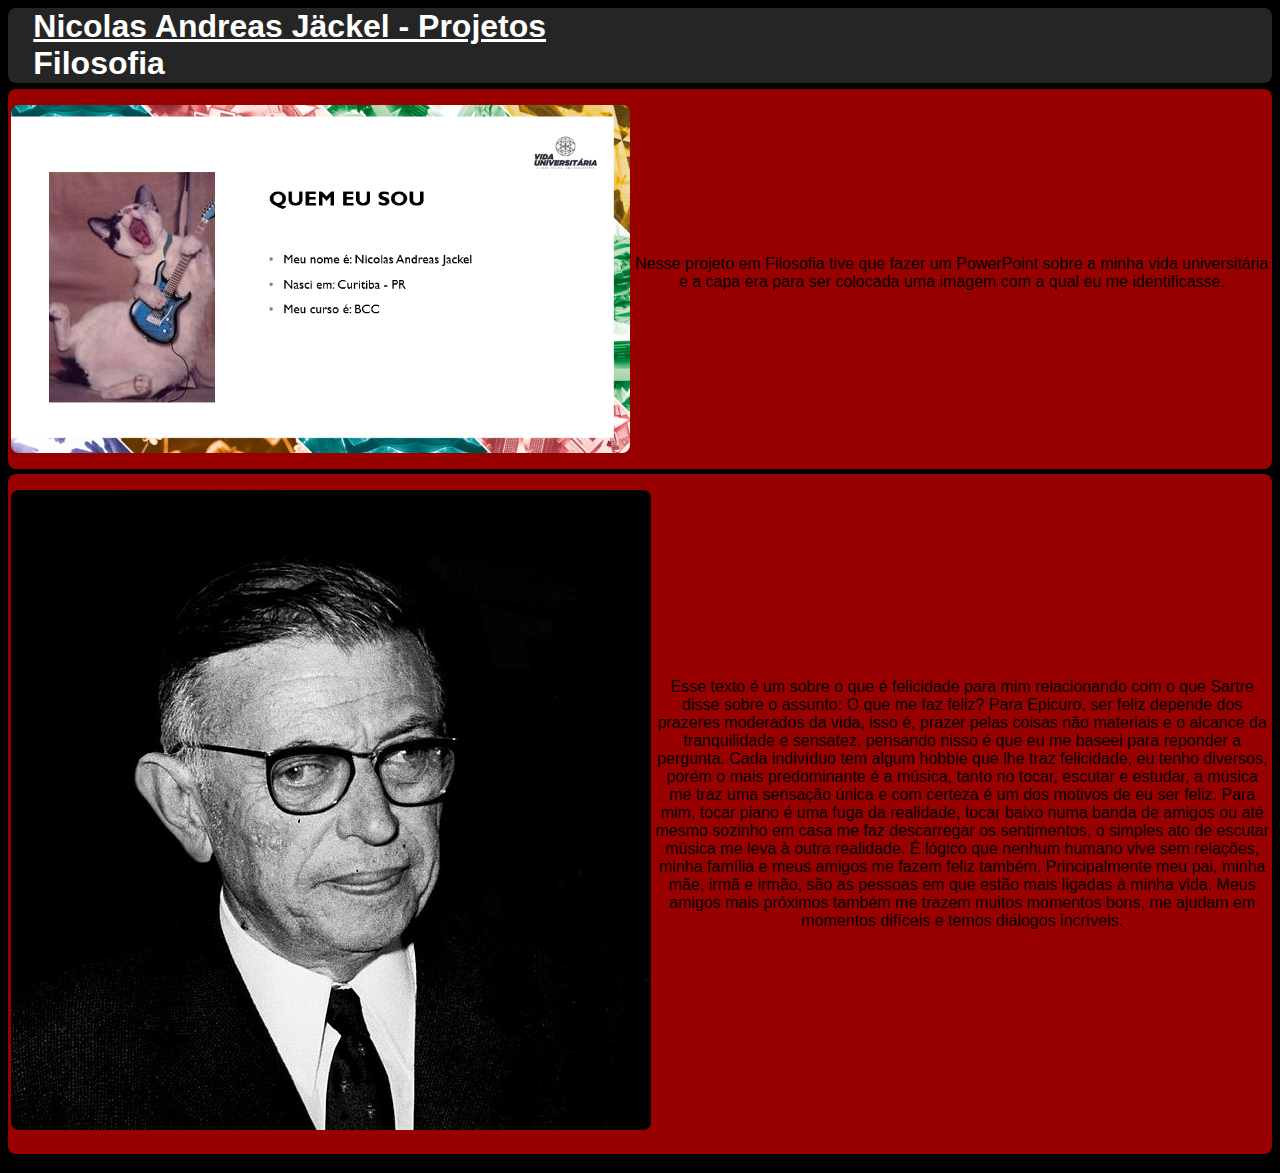
<file: filo.html>
<html>
    <head>
        <link rel = "stylesheet" href = "filo.css">
     </head>
     <body>
        <h1>
            <div class = "header">   
                <a class = "nome" href = "tde.html">Nicolas Andreas Jäckel - Projetos</a>
                <nav class = "projetos">Filosofia</nav>
            </div>
        </h1>

        <h2>
            <div class = "header1">
            <table width = "100%">
                <tr align = "center"><td width = "40%" align = "center"><img class="logo-header" src="Captura de tela 2022-06-22 193834.png"></td>
                    <td><a class = "linha1"></a>Nesse projeto em Filosofia tive que fazer um PowerPoint sobre a minha vida universitária e a capa era para ser colocada uma imagem com a qual eu me identificasse.</td></tr>                  
            </table>
           </div>  
        </h2>
    
        <h3>
            <div class = "header2">
            <table width = "100%">
                <tr align = "center"><td width = "40%" align = "center"><img class="logo2-header" src="Sartre_1967_crop.jpg"></td>
                    <td><a class = "linha2"></a>Esse texto é um sobre o que é felicidade para mim relacionando com o que Sartre disse sobre o assunto: O que me faz feliz? Para Epicuro, ser feliz depende dos prazeres moderados da vida, isso é, prazer pelas coisas não materiais e o alcance da tranquilidade e sensatez, pensando nisso é que eu me baseei para reponder a pergunta. Cada indivíduo tem algum hobbie que lhe traz felicidade, eu tenho diversos, porém o mais predominante é a música, tanto no tocar, escutar e estudar, a música me traz uma sensação única e com certeza é um dos motivos de eu ser feliz. Para mim, tocar piano é uma fuga da realidade, tocar baixo numa banda de amigos ou até mesmo sozinho em casa me faz descarregar os sentimentos, o simples ato de escutar música me leva à outra realidade. É lógico que nenhum humano vive sem relações, minha família e meus amigos me fazem feliz também. Principalmente meu pai, minha mãe, irmã e irmão, são as pessoas em que estão mais ligadas à minha vida. Meus amigos mais próximos também me trazem muitos momentos bons, me ajudam em momentos difíceis e temos diálogos incríveis.</td></tr>                  
            </table>
           </div>  
        </h3>

     </body>
</html>
</file>
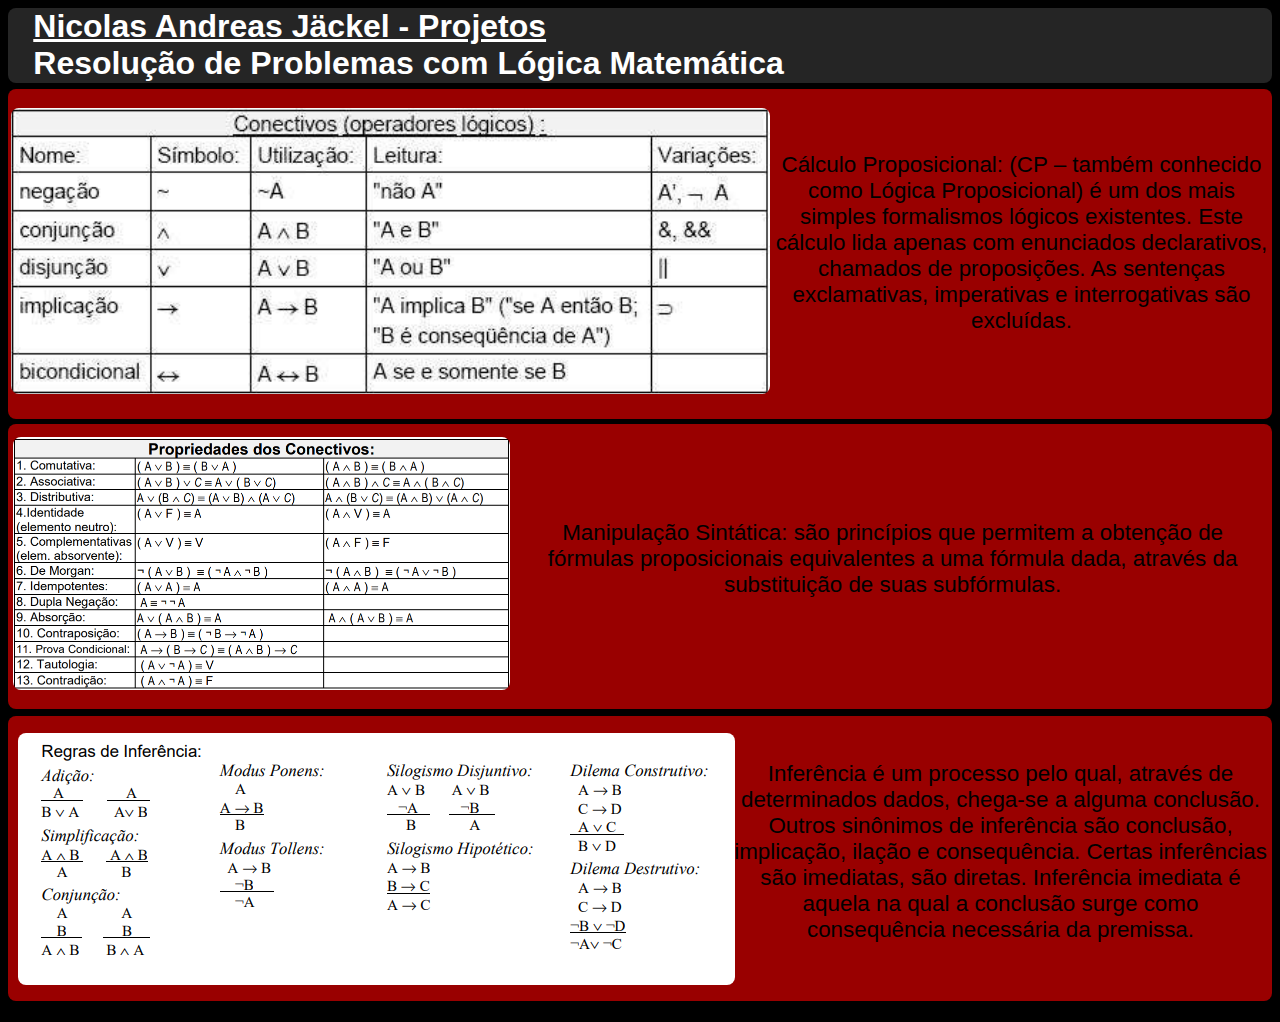
<file: mat.html>
<html>
    <head>
        <link rel = "stylesheet" href = "mat.css">
     </head>
     <body>
        <h1>
            <div class = "header">   
                <a class = "nome" href = "tde.html">Nicolas Andreas Jäckel - Projetos</a>
                <nav class = "projetos">Resolução de Problemas com Lógica Matemática</nav>
            </div>
        </h1>

        <h2>
            <div class = "header1">
            <table width = "100%">
                <tr align = "center"><td width = "40%" align = "center"><img class="logo-header" src="Captura de tela 2022-06-20 174319.png"></td>
                    <td><a class = "linha1">Cálculo Proposicional: (CP – também conhecido como Lógica Proposicional) é um dos mais
                        simples formalismos lógicos existentes. Este cálculo lida apenas com enunciados declarativos,
                        chamados de proposições. As sentenças exclamativas, imperativas e interrogativas são excluídas.</a></td></tr>                  
            </table>
           </div>  
        </h2>
    
        <h3>
            <div class = "header2">
            <table width = "100%">
                <tr align = "center"><td width = "40%" align = "center"><img class="logo2-header" src="propriedades.png"></td>
                    <td><a class = "linha2">Manipulação Sintática: são princípios que permitem a obtenção de fórmulas proposicionais equivalentes a uma
                        fórmula dada, através da substituição de suas subfórmulas.</a></td></tr>                  
            </table>
           </div>  
        </h3>

        <h4>
            <div class = "header3">
            <table width = "100%">
                <tr align = "center"><td width = "40%" align = "center"><img class="logo3-header" src="Captura de tela 2022-06-20 174427.png"></td>
                    <td><a class = "linha3">Inferência é um processo pelo qual, através de determinados dados, chega-se a alguma conclusão. Outros sinônimos de inferência são conclusão, implicação, ilação e consequência. Certas inferências são imediatas, são diretas. Inferência imediata é aquela na qual a conclusão surge como consequência necessária da premissa.</a></td></tr>                  
            </table>
           </div>  
        </h4>

     </body>
</html>
</file>
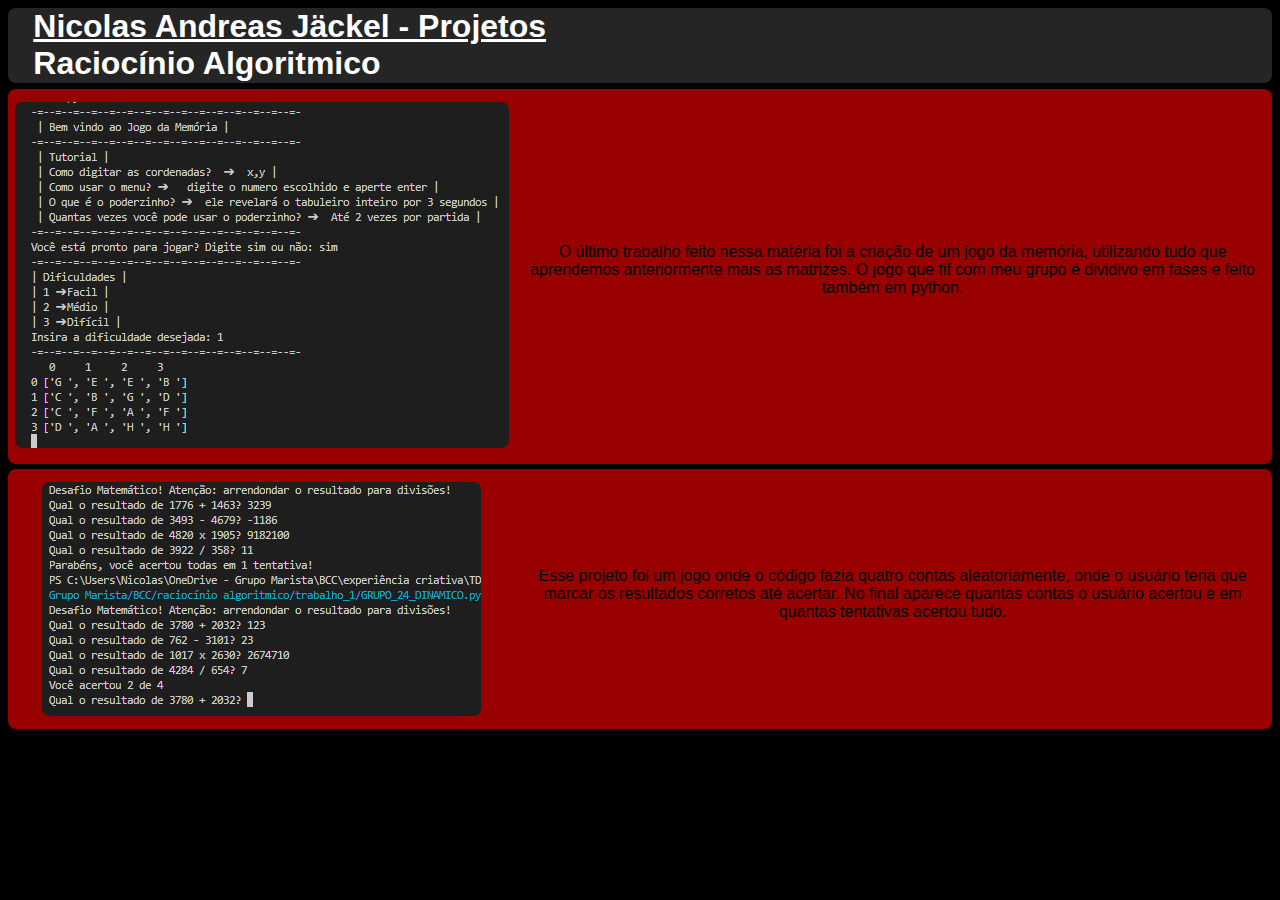
<file: rac.html>
<html>
    <head>
        <link rel = "stylesheet" href = "rac.css">
     </head>
     <body>
        <h1>
            <div class = "header">   
                <a class = "nome" href = "tde.html">Nicolas Andreas Jäckel - Projetos</a>
                <nav class = "projetos">Raciocínio Algoritmico</nav>
            </div>
        </h1>

        <h2>
            <div class = "header1">
            <table width = "100%">
                <tr align = "center"><td width = "40%" align = "center"><img class="logo-header" src="2022-06-19 (2).png"></td>
                    <td><a class = "linha1"></a>O último trabalho feito nessa matéria foi a criação de um jogo da memória, utilizando tudo que aprendemos anteriormente mais as matrizes. O jogo que fif com meu grupo é dividivo em fases e feito também em python.</td></tr>                  
            </table>
           </div>  
        </h2>
    
        <h3>
            <div class = "header2">
            <table width = "100%">
                <tr align = "center"><td width = "40%" align = "center"><img class="logo2-header" src="Captura de tela 2022-06-22 192842.png"></td>
                    <td><a class = "linha2"></a>Esse projeto foi um jogo onde o código fazia quatro contas aleatoriamente, onde o usuário teria que marcar os resultados corretos até acertar. No final aparece quantas contas o usuário acertou e em quantas tentativas acertou tudo.</td></tr>                  
            </table>
           </div>  
        </h3>


     </body>
</html>
</file>
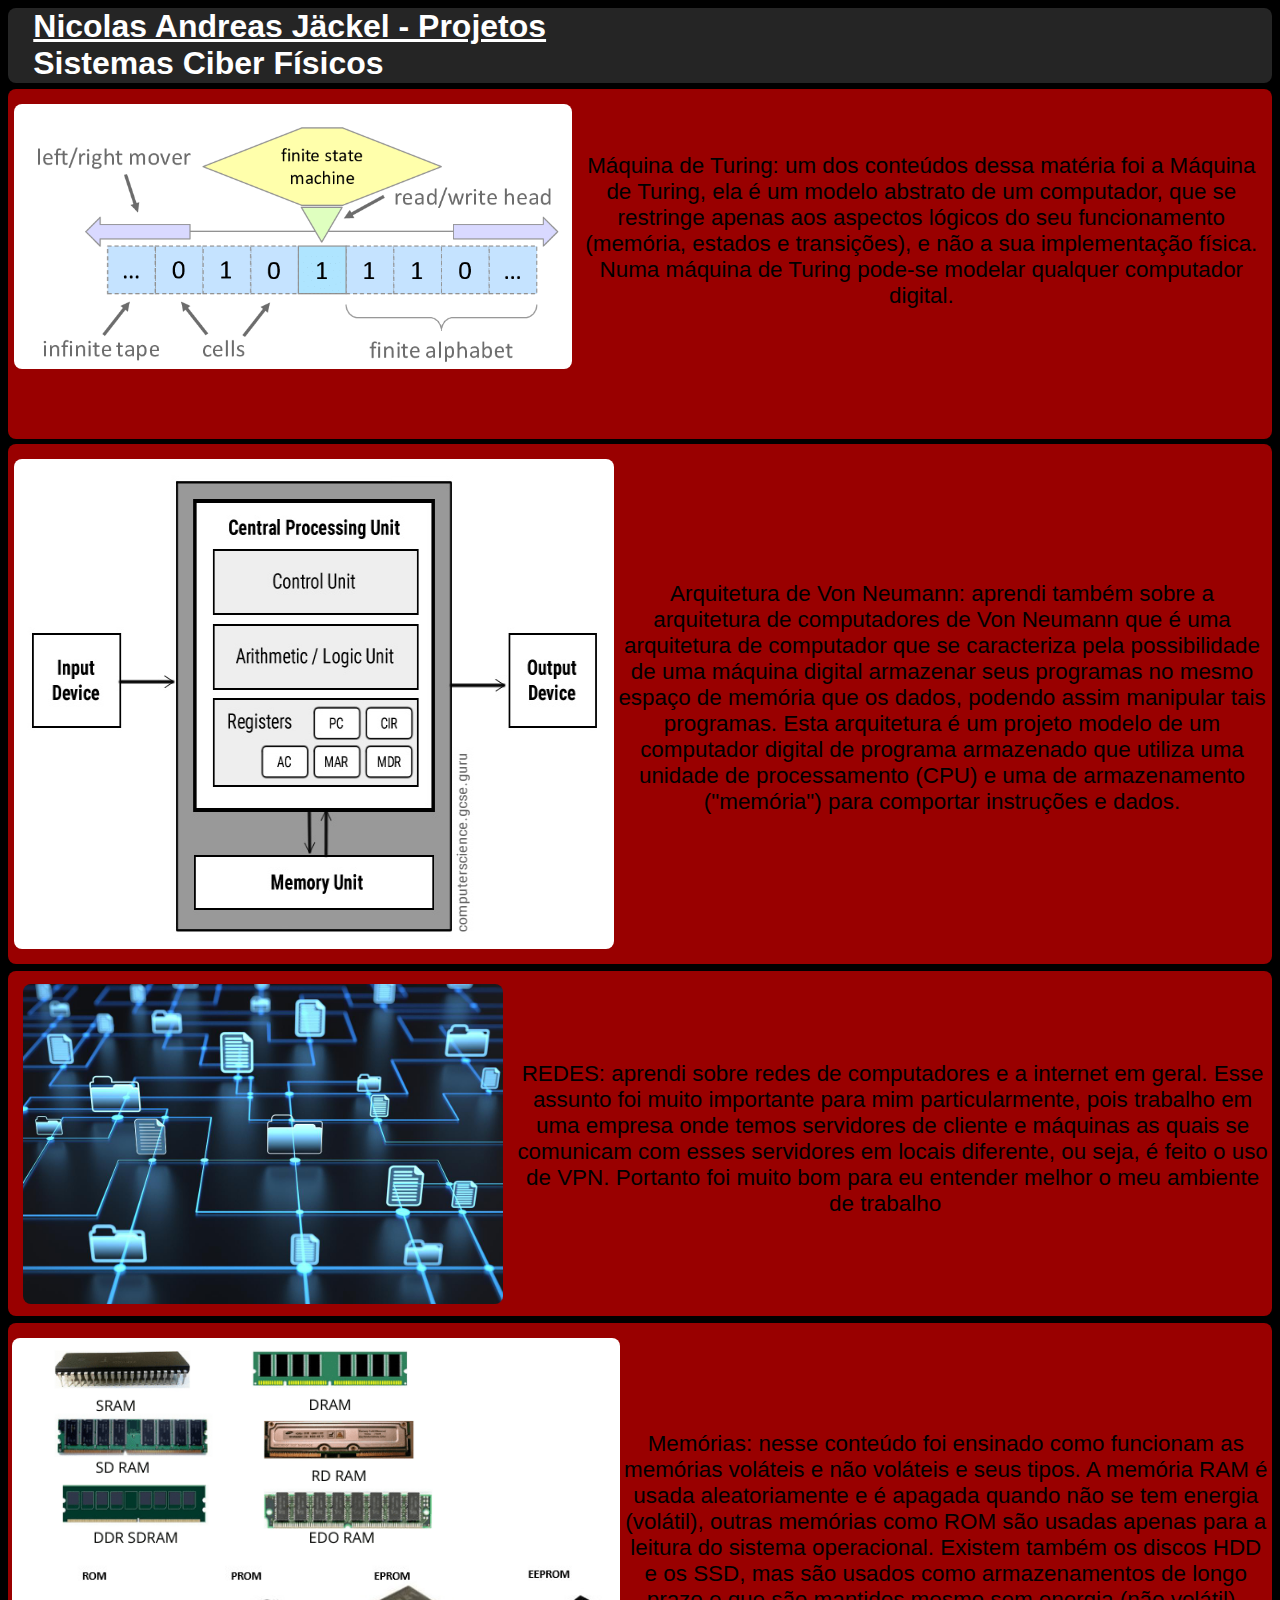
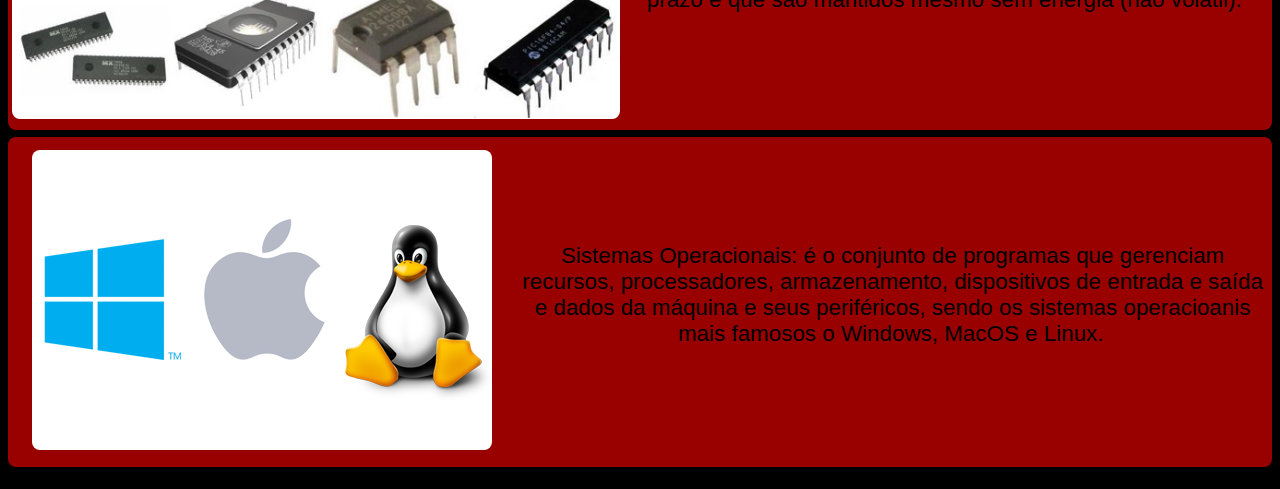
<file: sistemas.html>
<html>
    <head>
        <link rel = "stylesheet" href = "sistemas.css">
     </head>
     <body>

        <h1>
            <div class = "header">   
                <a class = "nome" href = "tde.html">Nicolas Andreas Jäckel - Projetos</a>
                <nav class = "projetos">Sistemas Ciber Físicos</nav>
            </div>
        </h1>

        <h2>
            <div class = "header1">
            <table width = "100%">
                <tr align = "center"><td width = "40%" align = "center"><img class="logo-header" src="Computational-model-of-a-Turing-machine.png"></td>
                    <td><a class="linha1">Máquina de Turing: um dos conteúdos dessa matéria foi a Máquina de Turing, ela é um modelo abstrato de um computador, que se restringe apenas aos aspectos lógicos do seu funcionamento (memória, estados e transições), e não a sua implementação física. Numa máquina de Turing pode-se modelar qualquer computador digital.</a></td></tr>                  
            </table>
           </div>  
        </h2>
    
        <h3>
            <div class = "header2">
            <table width = "100%">
                <tr align = "center"><td width = "40%" align = "center"><img class="logo2-header" src="Von-Neumann-Architecture-Diagram.jpg"></td>
                    <td><a class="linha2">Arquitetura de Von Neumann: aprendi também sobre a arquitetura de computadores de Von Neumann que é uma arquitetura de computador que se caracteriza pela possibilidade de uma máquina digital armazenar seus programas no mesmo espaço de memória que os dados, podendo assim manipular tais programas. Esta arquitetura é um projeto modelo de um computador digital de programa armazenado que utiliza uma unidade de processamento (CPU) e uma de armazenamento ("memória") para comportar instruções e dados.</a></td></tr>                  
            </table>
           </div>  
        </h3>

        <h4>
            <div class = "header3">
            <table width = "100%">
                <tr align = "center"><td width = "40%" align = "center"><img class="logo3-header" src="rede-computadores-artigo.jpg"></td>
                    <td><a class = "linha3">REDES: aprendi sobre redes de computadores e a internet em geral. Esse assunto foi muito importante para mim particularmente, pois trabalho em uma empresa onde temos servidores de cliente e máquinas as quais se comunicam com esses servidores em locais diferente, ou seja, é feito o uso de VPN. Portanto foi muito bom para eu entender melhor o meu ambiente de trabalho</a></td></tr>                  
            </table>
           </div>  
        </h4>

        <h5>
            <div class = "header4">
            <table width = "100%">
                <tr align = "center"><td width = "40%" align = "center"><img class="logo4-header" src="How-Many-Types-of-RAM.png"></td>
                    <td><a class = "linha4">Memórias: nesse conteúdo foi ensinado como funcionam as memórias voláteis e não voláteis e seus tipos. A memória RAM é usada aleatoriamente e é apagada quando não se tem energia (volátil), outras memórias como ROM são usadas apenas para a leitura do sistema operacional. Existem também os discos HDD e os SSD, mas são usados como armazenamentos de longo prazo e que são mantidos mesmo sem energia (não volátil).</a></td></tr>                  
            </table>
           </div>  
        </h5>

        <h5>
            <div class = "header5">
            <table width = "100%">
                <tr align = "center"><td width = "40%" align = "center"><img class="logo5-header" src="0_JuH6lfogoQO73Y1g.png"></td>
                    <td><a class = "linha5">Sistemas Operacionais:  é o conjunto de programas que gerenciam recursos, processadores, armazenamento, dispositivos de entrada e saída e dados da máquina e seus periféricos, sendo os sistemas operacioanis mais famosos o Windows, MacOS e Linux.</a></td></tr>                  
            </table>
           </div>  
        </h5>

     </body>
</html>
</file>
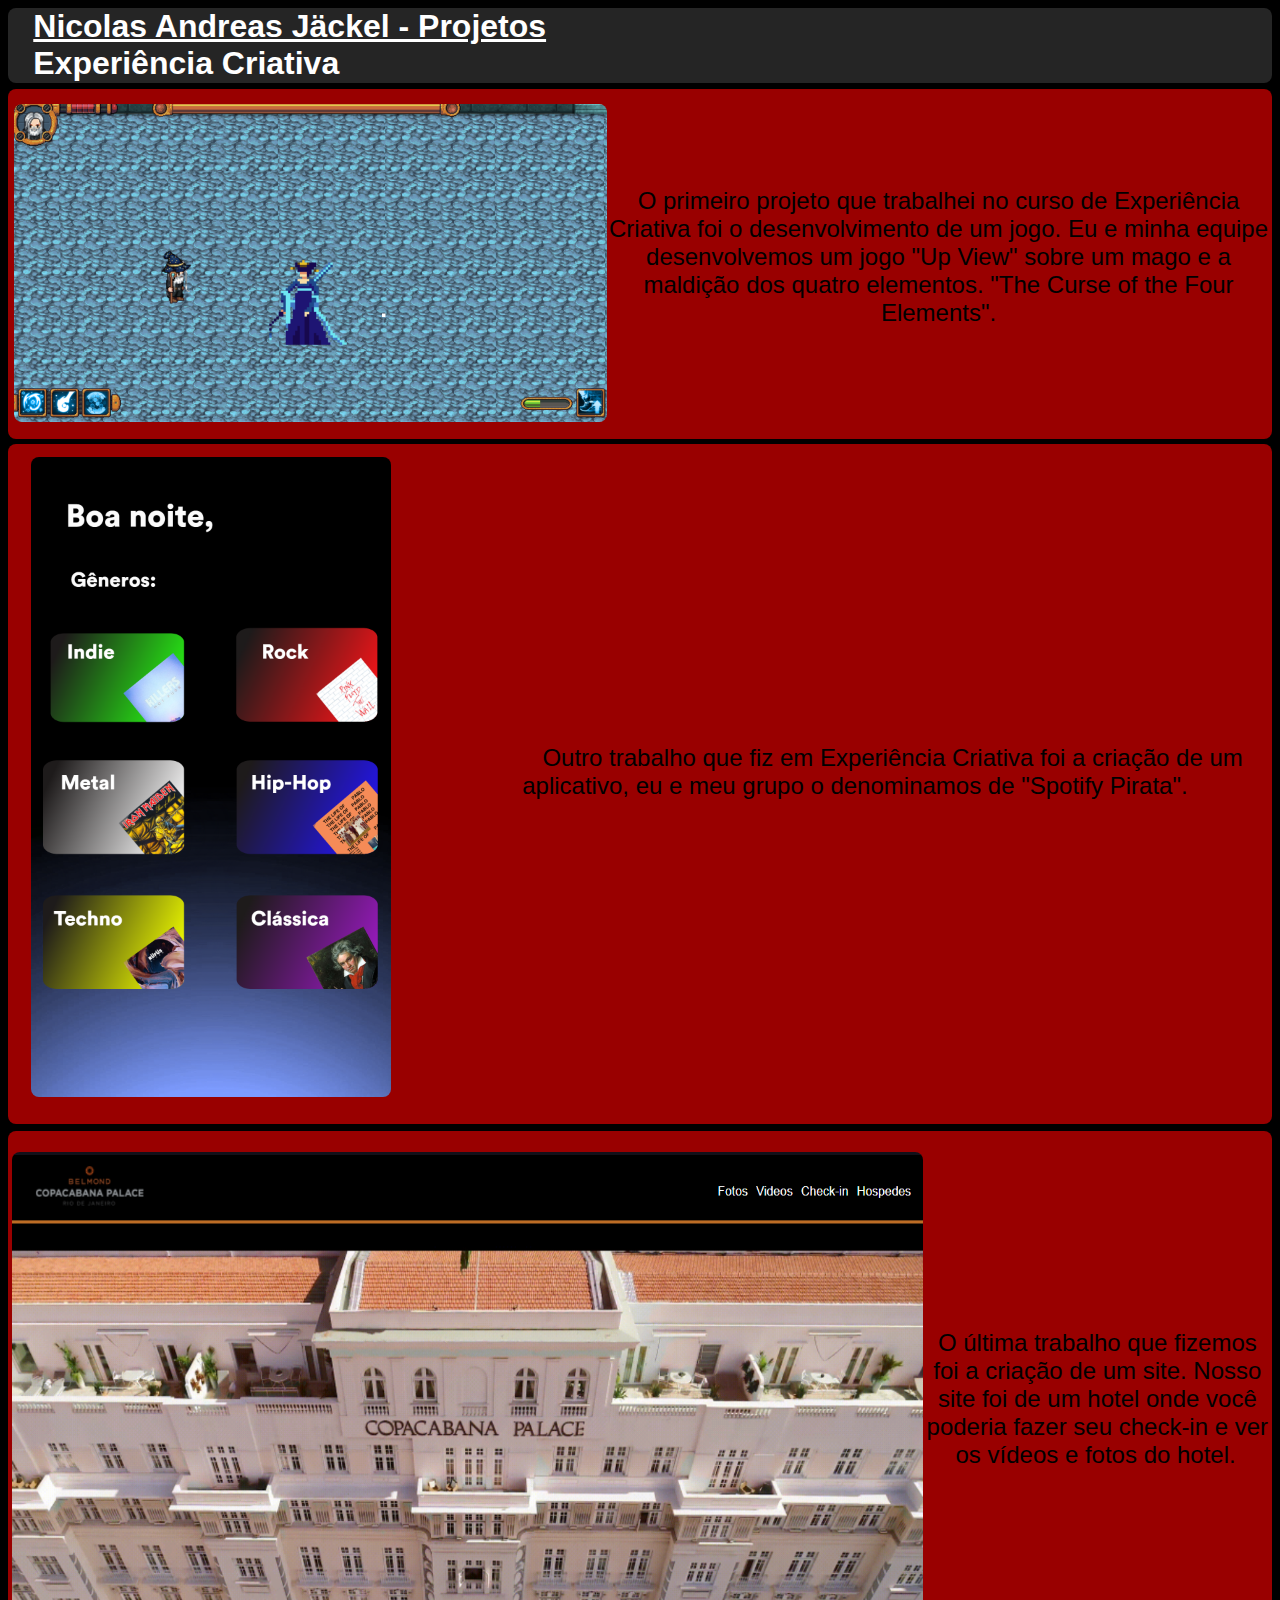
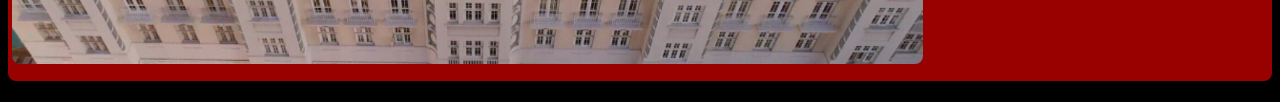
<file: tde_exp.html>
<html>
    <head>
        <link rel = "stylesheet" href = "exp.css">
     </head>
     <body>
        <h1>
            <div class = "header">   
                <a class = "nome" href = "tde.html">Nicolas Andreas Jäckel - Projetos</a>
                <nav class = "projetos">Experiência Criativa</nav>
            </div>
        </h1>

        <h2>
            <div class = "header1">
            <table width = "100%">
                <tr align = "center"><td width = "40%" align = "center"><img class="logo-header" src="unknown.png"></td>
                    <td><a class = "linha1">O primeiro projeto que trabalhei no curso de Experiência Criativa  foi o desenvolvimento de um jogo. Eu e minha equipe desenvolvemos um jogo "Up View" sobre um mago e a maldição dos quatro elementos. "The Curse of the Four Elements".</a></td></tr>                  
            </table>
           </div>  
        </h2>
    
        <h3>
            <div class = "header2">
            <table width = "100%">
                <tr align = "center"><td width = "40%" align = "center"><img class="logo2-header" src="tela.old.png"></td>
                    <td ><a class = "linha2">Outro trabalho que fiz em Experiência Criativa foi a criação de um aplicativo, eu e meu grupo o denominamos de "Spotify Pirata".</a></td></tr>                  
            </table>
           </div>  
        </h3>

        <h4>
            <div class = "header3">
            <table width = "100%">
                <tr align = "center"><td width = "40%" align = "center"><img class="logo3-header" src="Captura de Tela (5).png"></td>
                    <td><a class = "linha3">O última trabalho que fizemos foi a criação de um site. Nosso site foi de um hotel onde você poderia fazer seu check-in e ver os vídeos e fotos do hotel.</a></td></tr>                  
            </table>
           </div>  
        </h4>
     </body>
</html>
</file>
<file: filo.css>
.header{

    height: 75px;
    background: #252525;
    font-family: 'Franklin Gothic Medium', 'Arial Narrow', Arial, sans-serif;
    border-radius: 8px;
}
.projetos{
    color: rgb(255, 255, 255);;
    font-family: 'Franklin Gothic Medium', 'Arial Narrow', Arial, sans-serif;
    margin-left: 2%;
}
.nome{
    color: rgb(255, 255, 255);
    font-family: 'Franklin Gothic Medium', 'Arial Narrow', Arial, sans-serif;
    margin-left: 2%;
    margin-top: -3px;
    border-radius:5px;
    width: 193px;
    height: 64px;
    font-size: xx-large;
}
body {
    background-color: #000000;
}
.header1{
    height: 380px;
    background: #990000;
    font-family: 'Franklin Gothic Medium', 'Arial Narrow', Arial, sans-serif;
    border-radius:8px;
    margin-top: -15px;
}
.logo-header{
    width: 619.3333px;  
    height: 348.666px;  
    margin-top: 2%;
    border-radius: 8px;   
}
.linha1{
    font-size: 150%;
    font-style: 'Franklin Gothic Medium', 'Arial Narrow', Arial, sans-serif;
}
.header2{
    height: 680px;
    background: #990000;
    font-family: 'Franklin Gothic Medium', 'Arial Narrow', Arial, sans-serif;
    border-radius:8px;
    margin-top: -15px;
}
.logo2-header{
    width: 640px;  
    height: 640px;  
    margin-top: 2%;
    border-radius: 8px;      
}
.linha2{
    font-size: 150%;
    font-style: 'Franklin Gothic Medium', 'Arial Narrow', Arial, sans-serif;
}
</file>
<file: mat.css>
.header{

    height: 75px;
    background: #252525;
    font-family: 'Franklin Gothic Medium', 'Arial Narrow', Arial, sans-serif;
    border-radius: 8px;
}
.projetos{
    color: rgb(255, 255, 255);;
    font-family: 'Franklin Gothic Medium', 'Arial Narrow', Arial, sans-serif;
    margin-left: 2%;
}
.nome{
    color: rgb(255, 255, 255);
    font-family: 'Franklin Gothic Medium', 'Arial Narrow', Arial, sans-serif;
    margin-left: 2%;
    margin-top: -3px;
    border-radius:5px;
    width: 193px;
    height: 64px;
    font-size: xx-large;
}
body {
    background-color: #000000;
}
.header1{
    height: 330px;
    background: #990000;
    font-family: 'Franklin Gothic Medium', 'Arial Narrow', Arial, sans-serif;
    border-radius:8px;
    margin-top: -15px;
}
.logo-header{
    width: 759px;  
    height: 286px;  
    margin-top: 2%;
    border-radius: 8px;   
}
.linha1{
    font-size: 140%;
    font-style: 'Franklin Gothic Medium', 'Arial Narrow', Arial, sans-serif;
}
.header2{
    height: 285px;
    background: #990000;
    font-family: 'Franklin Gothic Medium', 'Arial Narrow', Arial, sans-serif;
    border-radius:8px;
    margin-top: -15px;
}
.logo2-header{
    width: 496.5px;  
    height: 252.5px;  
    margin-top: 2%;
    border-radius: 8px;      
}
.linha2{
    font-size: 140%;
    font-style: 'Franklin Gothic Medium', 'Arial Narrow', Arial, sans-serif;
}
.header3{
    height: 285px;
    background: #990000;
    font-family: 'Franklin Gothic Medium', 'Arial Narrow', Arial, sans-serif;
    border-radius:8px;
    margin-top: -15px;
}
.logo3-header{
    width: 717px;  
    height: 252px;  
    margin-top: 2%;
    border-radius: 8px;      
    margin-left: 1%;
}
.linha3{
    font-size: 140%;
    font-style: 'Franklin Gothic Medium', 'Arial Narrow', Arial, sans-serif;
}
</file>
<file: rac.css>
.header{

    height: 75px;
    background: #252525;
    font-family: 'Franklin Gothic Medium', 'Arial Narrow', Arial, sans-serif;
    border-radius: 8px;
}
.projetos{
    color: rgb(255, 255, 255);;
    font-family: 'Franklin Gothic Medium', 'Arial Narrow', Arial, sans-serif;
    margin-left: 2%;
}
.nome{
    color: rgb(255, 255, 255);
    font-family: 'Franklin Gothic Medium', 'Arial Narrow', Arial, sans-serif;
    margin-left: 2%;
    margin-top: -3px;
    border-radius:5px;
    width: 193px;
    height: 64px;
    font-size: xx-large;
}
body {
    background-color: #000000;
}
.header1{
    height: 375px;
    background: #990000;
    font-family: 'Franklin Gothic Medium', 'Arial Narrow', Arial, sans-serif;
    border-radius:8px;
    margin-top: -15px;
}
.logo-header{
    width: 494px;  
    height: 346px;  
    margin-top: 2%;
    border-radius: 8px;   
}
.linha1{
    font-size: 150% ;
    font-style: 'Franklin Gothic Medium', 'Arial Narrow', Arial, sans-serif;
}
.header2{
    height: 260px;
    background: #990000;
    font-family: 'Franklin Gothic Medium', 'Arial Narrow', Arial, sans-serif;
    border-radius:8px;
    margin-top: -15px;
}
.logo2-header{
    width: 439px;  
    height: 234px;  
    margin-top: 2%;
    border-radius: 8px;      
}
.linha2{
    font-size: 150% ;
    font-style: 'Franklin Gothic Medium', 'Arial Narrow', Arial, sans-serif;
}
</file>
<file: sistemas.css>
.header{

    height: 75px;
    background: #252525;
    font-family: 'Franklin Gothic Medium', 'Arial Narrow', Arial, sans-serif;
    border-radius: 8px;
}
.projetos{
    color: rgb(255, 255, 255);;
    font-family: 'Franklin Gothic Medium', 'Arial Narrow', Arial, sans-serif;
    margin-left: 2%;
}
.nome{
    color: rgb(255, 255, 255);
    font-family: 'Franklin Gothic Medium', 'Arial Narrow', Arial, sans-serif;
    margin-left: 2%;
    margin-top: -3px;
    border-radius:5px;
    width: 193px;
    height: 64px;
    font-size: xx-large;
}

body {
    background-color: #000000;
}
.header1{
    height: 350px;
    background: #990000;
    font-family: 'Franklin Gothic Medium', 'Arial Narrow', Arial, sans-serif;
    border-radius:8px;
    margin-top: -15px;
}
.logo-header{
    width: 558.6666666px;  
    height: 265.3333333px;  
    margin-top: 2%;
    border-radius: 8px;   
    margin-left: 0.5%;
}
.linha1{
    font-size: 140%;
    font-style: 'Franklin Gothic Medium', 'Arial Narrow', Arial, sans-serif;
}
.header2{
    height: 520px;
    background: #990000;
    font-family: 'Franklin Gothic Medium', 'Arial Narrow', Arial, sans-serif;
    border-radius:8px;
    margin-top: -15px;
}
.logo2-header{
    width: 600px;  
    height: 490px;  
    margin-top: 2%;
    border-radius: 8px;   
    margin-left: 0.5%;   
}
.linha2{
    font-size: 140%;
    font-style: 'Franklin Gothic Medium', 'Arial Narrow', Arial, sans-serif;
}
.header3{
    height: 345px;
    background: #990000;
    font-family: 'Franklin Gothic Medium', 'Arial Narrow', Arial, sans-serif;
    border-radius:8px;
    margin-top: -15px;
}
.logo3-header{
    width: 480px;  
    height: 320px;  
    margin-top: 2%;
    border-radius: 8px;   
    margin-left: 0.5%;   
}
.linha3{
    font-size: 140% ;
    font-style: 'Franklin Gothic Medium', 'Arial Narrow', Arial, sans-serif;
    margin-right: 2%;
}
.header4{
    height: 407px;
    background: #990000;
    font-family: 'Franklin Gothic Medium', 'Arial Narrow', Arial, sans-serif;
    border-radius:8px;
    margin-top: -15px;
}
.logo4-header{
    width: 527.2x;  
    height: 380.8px;  
    margin-top: 2%;
    border-radius: 8px;   
    margin-left: 0.2%;   
}
.linha4{
    font-size: 140% ;
    font-style: 'Franklin Gothic Medium', 'Arial Narrow', Arial, sans-serif;
    margin-right: 0.5%;
}
.header5{
    height: 330px;
    background: #990000;
    font-family: 'Franklin Gothic Medium', 'Arial Narrow', Arial, sans-serif;
    border-radius:8px;
    margin-top: -15px;
}
.logo5-header{
    width: 460x;  
    height: 300px;  
    margin-top: 2%;
    border-radius: 8px;   
    margin-left: 0.2%;   
}
.linha5{
    font-size: 140% ;
    font-style: 'Franklin Gothic Medium', 'Arial Narrow', Arial, sans-serif;
    margin-right: 0.5%;
}
</file>
<file: exp.css>
.header{

    height: 75px;
    background: #252525;
    font-family: 'Franklin Gothic Medium', 'Arial Narrow', Arial, sans-serif;
    border-radius: 8px;
}
.projetos{
    color: rgb(255, 255, 255);;
    font-family: 'Franklin Gothic Medium', 'Arial Narrow', Arial, sans-serif;
    margin-left: 2%;
}
.nome{
    color: rgb(255, 255, 255);
    font-family: 'Franklin Gothic Medium', 'Arial Narrow', Arial, sans-serif;
    margin-left: 2%;
    margin-top: -3px;
    border-radius:5px;
    width: 193px;
    height: 64px;
    font-size: xx-large;
}
body {
    background-color: #000000;
}
.header1{
    height: 350px;
    background: #990000;
    font-family: 'Franklin Gothic Medium', 'Arial Narrow', Arial, sans-serif;
    border-radius:8px;
    margin-top: -15px;
}
.logo-header{
    width: 593px;  
    height: 318px;  
    margin-top: 2%;
    border-radius: 8px;   
    margin-left: 0.5%;
}
.linha1{
    font-size: 150% ;
    font-style: 'Franklin Gothic Medium', 'Arial Narrow', Arial, sans-serif;
}
.header2{
    height: 680px;
    background: #990000;
    font-family: 'Franklin Gothic Medium', 'Arial Narrow', Arial, sans-serif;
    border-radius:8px;
    margin-top: -15px;
}
.logo2-header{
    width: 360px;  
    height: 640px;  
    margin-top: 2%;
    border-radius: 8px;      
    margin-left: -20%;
}
.linha2{
    font-size: 150% ;
    font-style: 'Franklin Gothic Medium', 'Arial Narrow', Arial, sans-serif;
    margin-right: 5%;
    margin-right: 10%;
}
.header3{
    height: 550px;
    background: #990000;
    font-family: 'Franklin Gothic Medium', 'Arial Narrow', Arial, sans-serif;
    border-radius:8px;
    margin-top: -15px;
}
.logo3-header{
    width: 910.6666666px;  
    height: 512px;  
    margin-top: 2%;
    border-radius: 8px;      
    margin-left: 0.1%;
}
.linha3{
    font-size: 150% ;
    font-style: 'Franklin Gothic Medium', 'Arial Narrow', Arial, sans-serif;
    margin-right: 1%;
}
</file>
